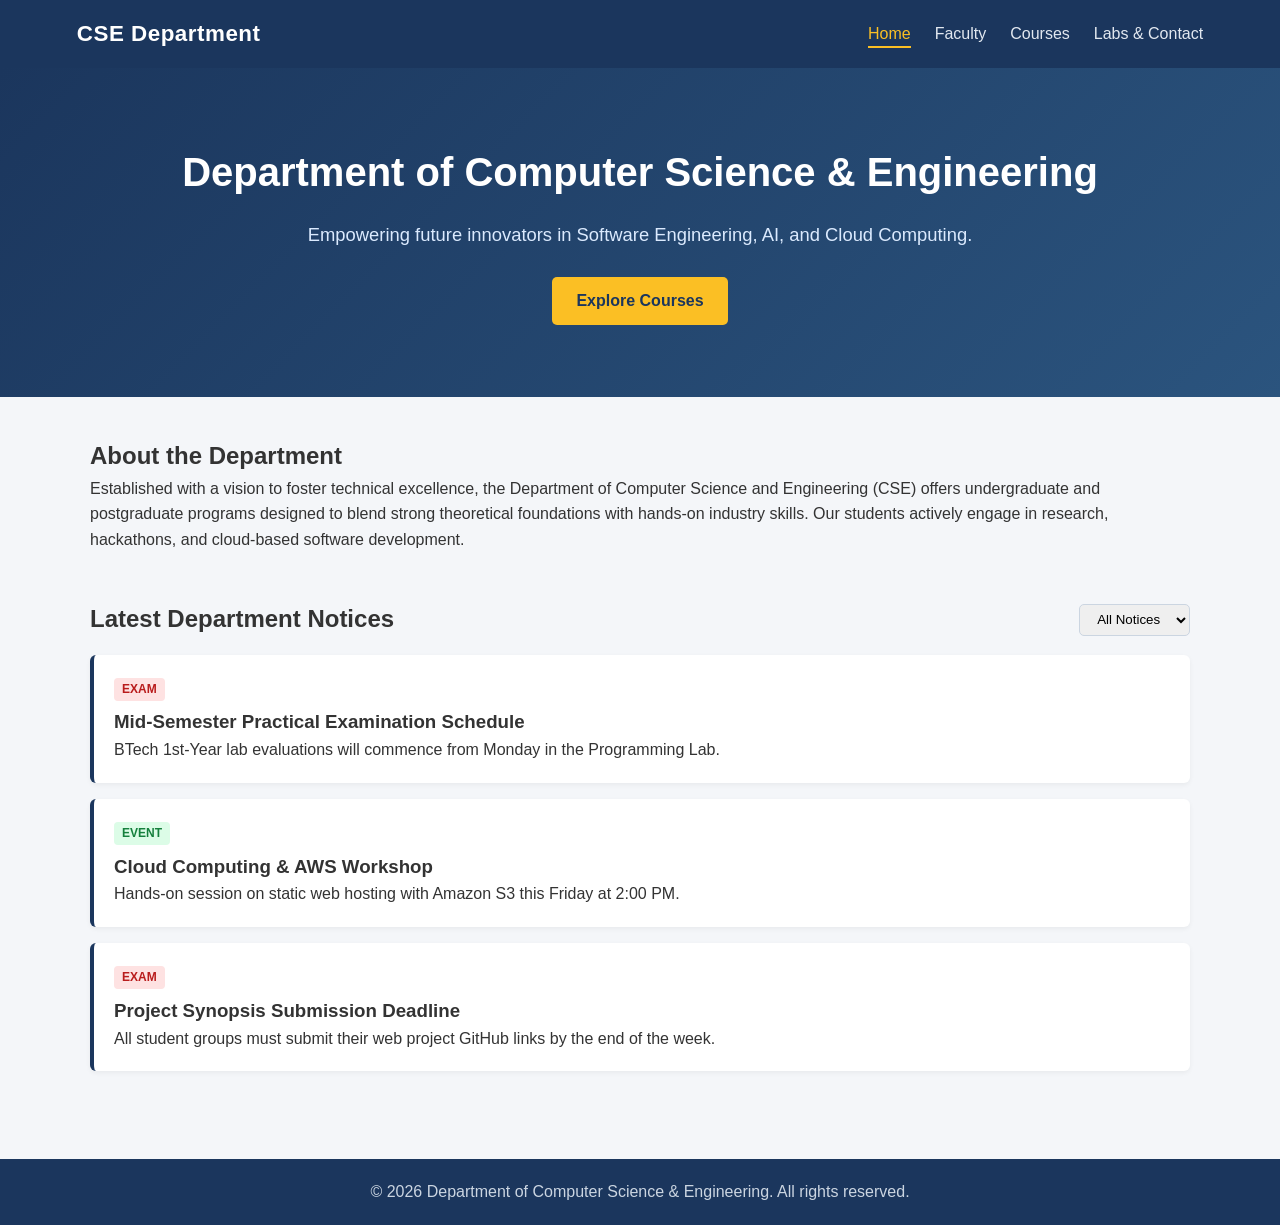
<file: index.html>
<!DOCTYPE html>
<html lang="en">
<head>
    <meta charset="UTF-8">
    <meta name="viewport" content="width=device-width, initial-scale=1.0">
    <title>CSE Department ||| Home</title>
    <link rel="stylesheet" href="style.css">
</head>
<body>

    <header>
        <nav class="navbar">
            <div class="logo">CSE Department</div>
           <ul class="nav-links">
    <li><a href="index.html" class="active">Home</a></li>
    <li><a href="#faculty">Faculty</a></li>
    <li><a href="#courses">Courses</a></li>
    <li><a href="#labs">Labs & Contact</a></li>
</ul>
        </nav>
    </header>

    <section class="hero">
        <h1>Department of Computer Science & Engineering</h1>
        <p>Empowering future innovators in Software Engineering, AI, and Cloud Computing.</p>
        <a href="courses.html" class="btn">Explore Courses</a>
    </section>

    <main class="container">
        <!-- Department Introduction -->
        <section class="section">
            <h2>About the Department</h2>
            <p>
                Established with a vision to foster technical excellence, the Department of Computer Science and Engineering (CSE) 
                offers undergraduate and postgraduate programs designed to blend strong theoretical foundations with hands-on industry skills. 
                Our students actively engage in research, hackathons, and cloud-based software development.
            </p>
        </section>

        <!-- Notices Section -->
        <section class="section">
            <div class="notice-header">
                <h2>Latest Department Notices</h2>
                <select id="noticeFilter">
                    <option value="all">All Notices</option>
                    <option value="exam">Exams</option>
                    <option value="event">Events</option>
                </select>
            </div>

            <div class="notice-list" id="noticeList">
                <div class="notice-card" data-category="exam">
                    <span class="badge exam">Exam</span>
                    <h3>Mid-Semester Practical Examination Schedule</h3>
                    <p>BTech 1st-Year lab evaluations will commence from Monday in the Programming Lab.</p>
                </div>

                <div class="notice-card" data-category="event">
                    <span class="badge event">Event</span>
                    <h3>Cloud Computing & AWS Workshop</h3>
                    <p>Hands-on session on static web hosting with Amazon S3 this Friday at 2:00 PM.</p>
                </div>

                <div class="notice-card" data-category="exam">
                    <span class="badge exam">Exam</span>
                    <h3>Project Synopsis Submission Deadline</h3>
                    <p>All student groups must submit their web project GitHub links by the end of the week.</p>
                </div>
            </div>
        </section>
    </main>

    <footer>
        <p>&copy; 2026 Department of Computer Science & Engineering. All rights reserved.</p>
    </footer>

    <script src="script.js"></script>
</body>
</html>
</file>
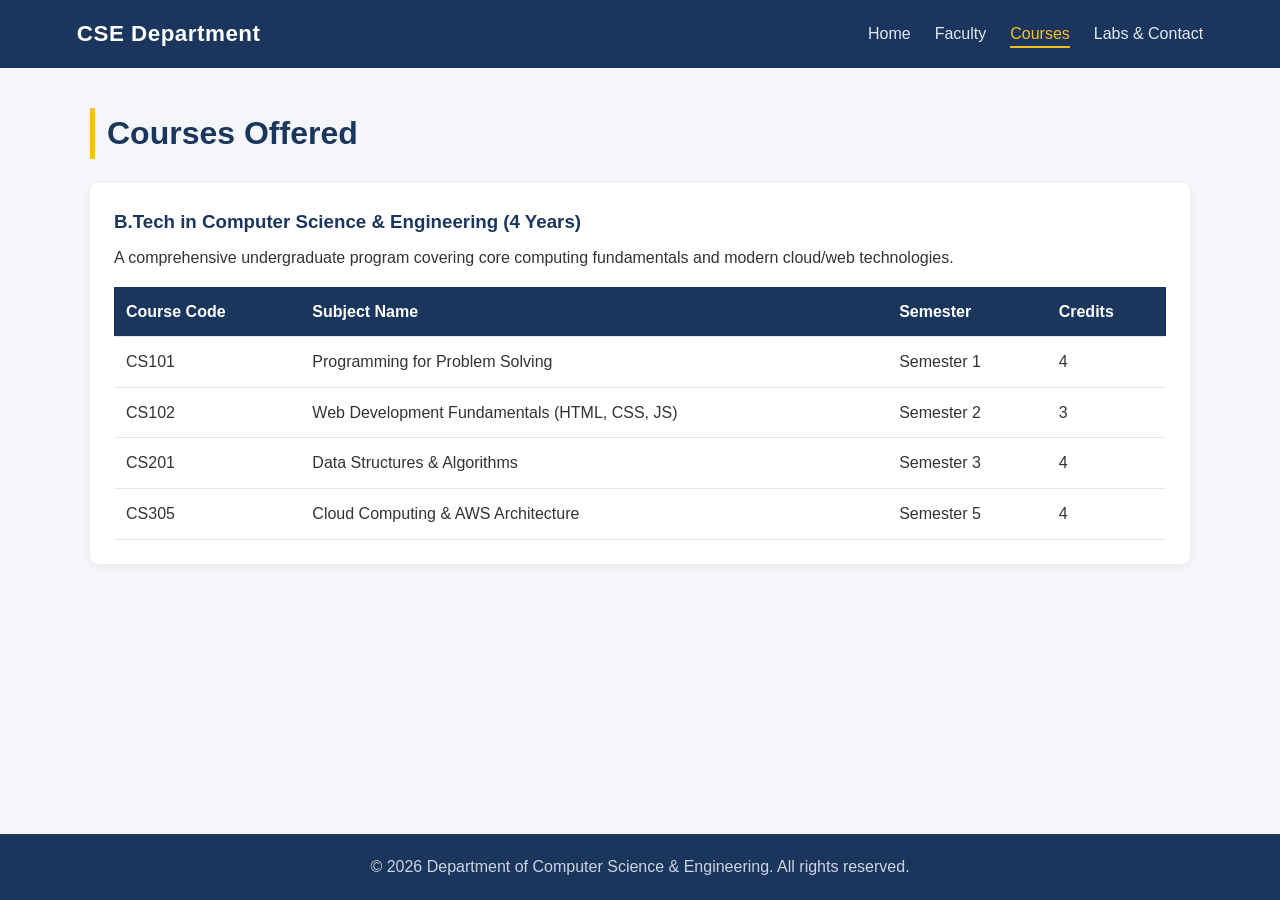
<file: courses.html>
<!DOCTYPE html>
<html lang="en">
<head>
    <meta charset="UTF-8">
    <meta name="viewport" content="width=device-width, initial-scale=1.0">
    <title>CSE Department | Courses</title>
    <link rel="stylesheet" href="style.css">
</head>
<body>

    <header>
        <nav class="navbar">
            <div class="logo">CSE Department</div>
            <ul class="nav-links">
                <li><a href="index.html">Home</a></li>
                <li><a href="faculty.html">Faculty</a></li>
                <li><a href="courses.html" class="active">Courses</a></li>
                <li><a href="labs.html">Labs & Contact</a></li>
            </ul>
        </nav>
    </header>

    <main class="container">
        <h1 class="page-title">Courses Offered</h1>

        <div class="card mb-2">
            <h3>B.Tech in Computer Science & Engineering (4 Years)</h3>
            <p>A comprehensive undergraduate program covering core computing fundamentals and modern cloud/web technologies.</p>
            <table class="course-table">
                <thead>
                    <tr>
                        <th>Course Code</th>
                        <th>Subject Name</th>
                        <th>Semester</th>
                        <th>Credits</th>
                    </tr>
                </thead>
                <tbody>
                    <tr>
                        <td>CS101</td>
                        <td>Programming for Problem Solving</td>
                        <td>Semester 1</td>
                        <td>4</td>
                    </tr>
                    <tr>
                        <td>CS102</td>
                        <td>Web Development Fundamentals (HTML, CSS, JS)</td>
                        <td>Semester 2</td>
                        <td>3</td>
                    </tr>
                    <tr>
                        <td>CS201</td>
                        <td>Data Structures & Algorithms</td>
                        <td>Semester 3</td>
                        <td>4</td>
                    </tr>
                    <tr>
                        <td>CS305</td>
                        <td>Cloud Computing & AWS Architecture</td>
                        <td>Semester 5</td>
                        <td>4</td>
                    </tr>
                </tbody>
            </table>
        </div>
    </main>

    <footer>
        <p>&copy; 2026 Department of Computer Science & Engineering. All rights reserved.</p>
    </footer>

</body>
</html>
</file>
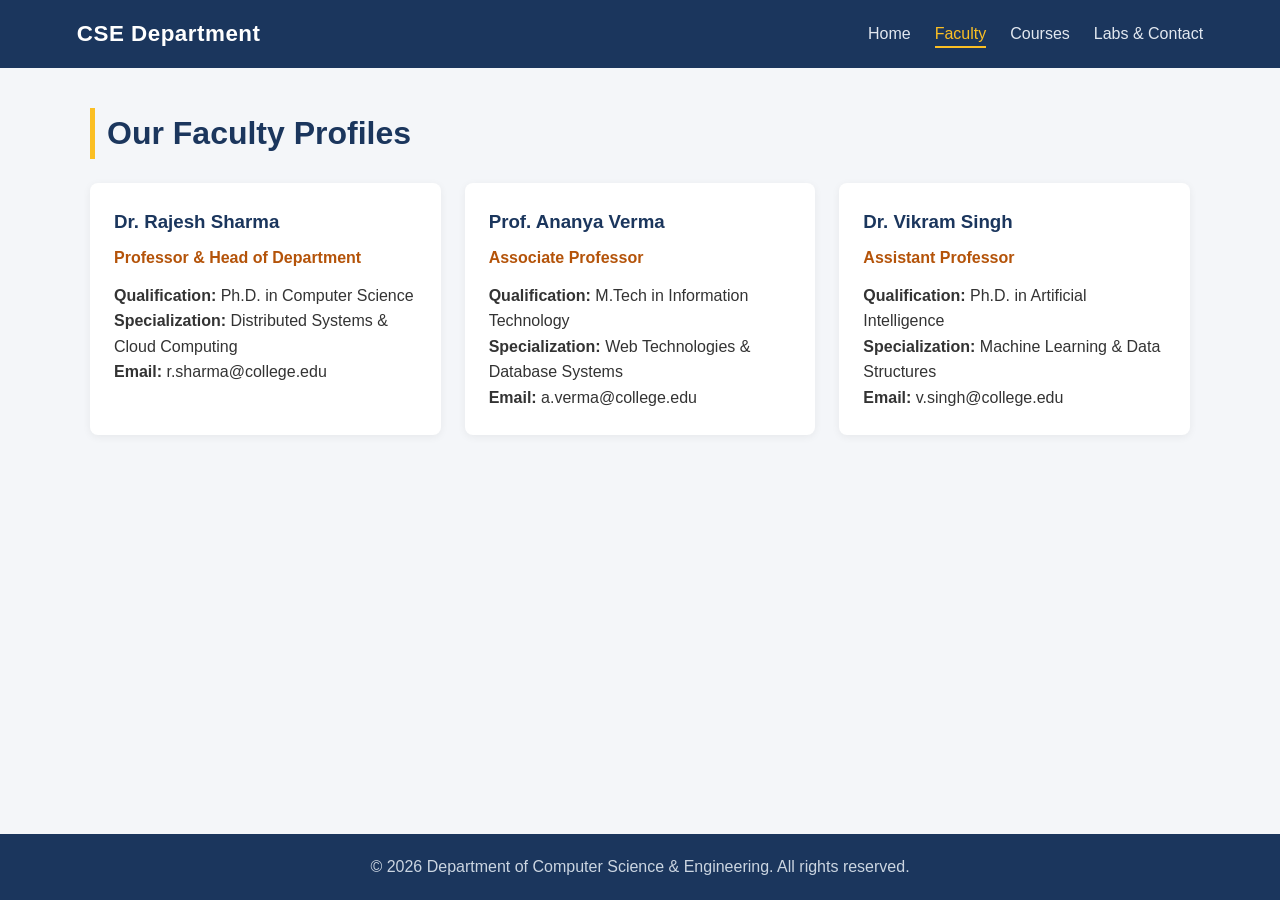
<file: faculty.html>
<!DOCTYPE html>
<html lang="en">
<head>
    <meta charset="UTF-8">
    <meta name="viewport" content="width=device-width, initial-scale=1.0">
    <title>CSE Department | Faculty</title>
    <link rel="stylesheet" href="style.css">
</head>
<body>

    <header>
        <nav class="navbar">
            <div class="logo">CSE Department</div>
            <ul class="nav-links">
                <li><a href="index.html">Home</a></li>
                <li><a href="faculty.html" class="active">Faculty</a></li>
                <li><a href="courses.html">Courses</a></li>
                <li><a href="labs.html">Labs & Contact</a></li>
            </ul>
        </nav>
    </header>

    <main class="container">
        <h1 class="page-title">Our Faculty Profiles</h1>
        <div class="grid-3">
            <div class="card">
                <h3>Dr. Rajesh Sharma</h3>
                <p class="role">Professor & Head of Department</p>
                <p><strong>Qualification:</strong> Ph.D. in Computer Science</p>
                <p><strong>Specialization:</strong> Distributed Systems & Cloud Computing</p>
                <p><strong>Email:</strong> r.sharma@college.edu</p>
            </div>

            <div class="card">
                <h3>Prof. Ananya Verma</h3>
                <p class="role">Associate Professor</p>
                <p><strong>Qualification:</strong> M.Tech in Information Technology</p>
                <p><strong>Specialization:</strong> Web Technologies & Database Systems</p>
                <p><strong>Email:</strong> a.verma@college.edu</p>
            </div>

            <div class="card">
                <h3>Dr. Vikram Singh</h3>
                <p class="role">Assistant Professor</p>
                <p><strong>Qualification:</strong> Ph.D. in Artificial Intelligence</p>
                <p><strong>Specialization:</strong> Machine Learning & Data Structures</p>
                <p><strong>Email:</strong> v.singh@college.edu</p>
            </div>
        </div>
    </main>

    <footer>
        <p>&copy; 2026 Department of Computer Science & Engineering. All rights reserved.</p>
    </footer>

</body>
</html>
</file>
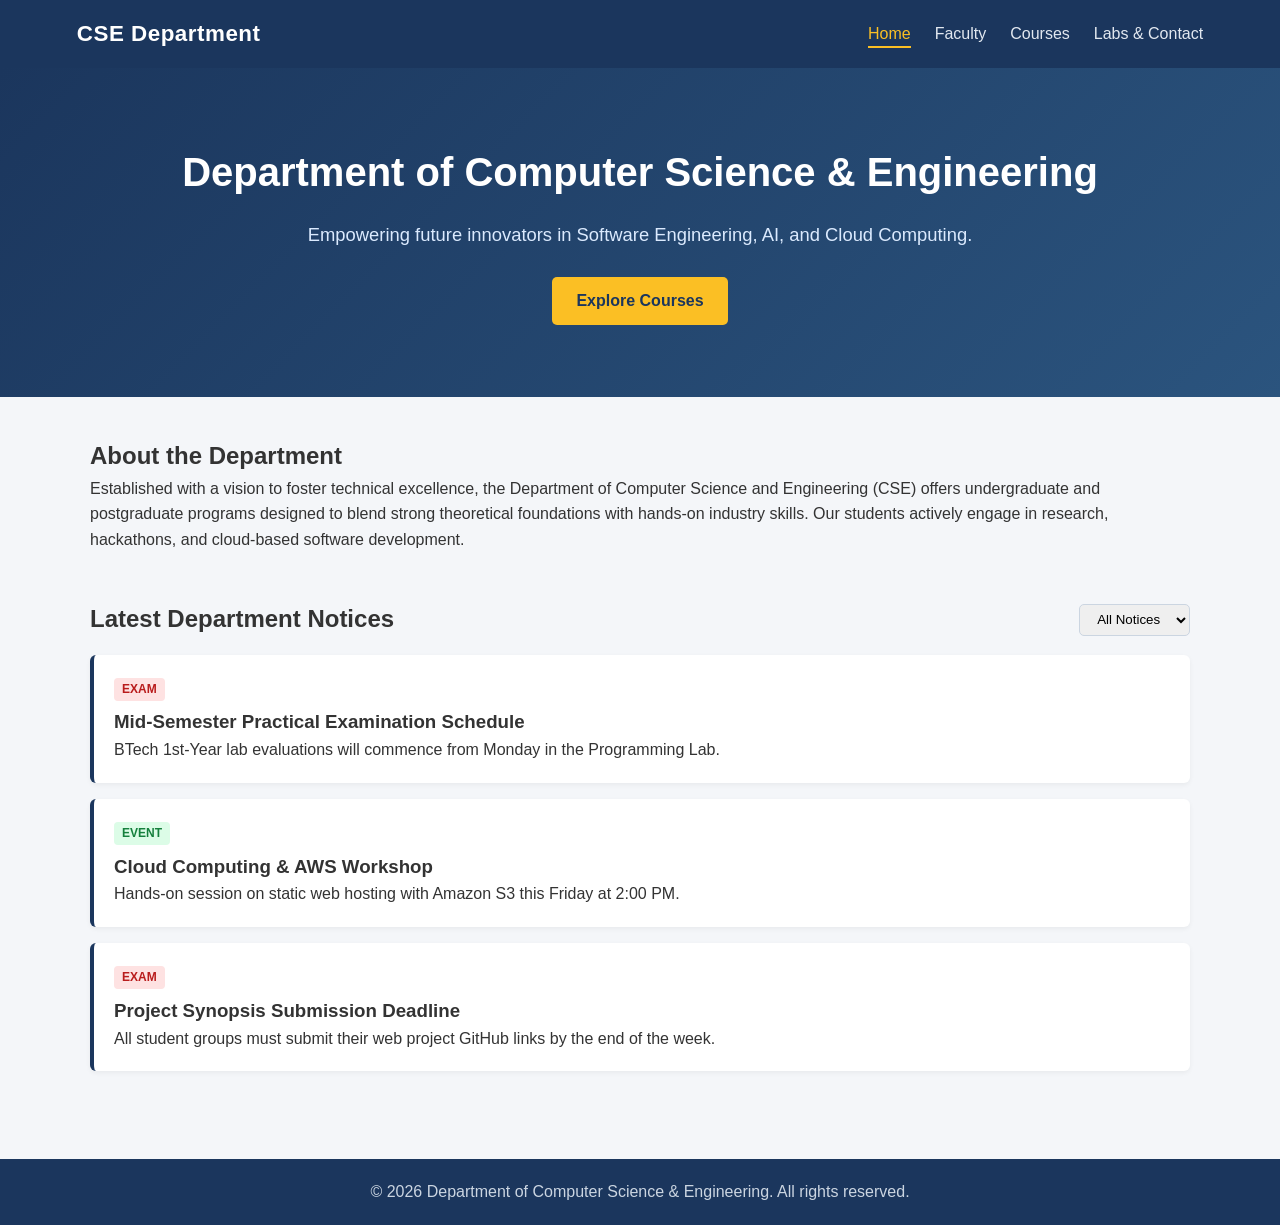
<file: index (1).html>
<!DOCTYPE html>
<html lang="en">
<head>
    <meta charset="UTF-8">
    <meta name="viewport" content="width=device-width, initial-scale=1.0">
    <title>CSE Department ||| Home</title>
    <link rel="stylesheet" href="style (1).css">
</head>
<body>

    <header>
        <nav class="navbar">
            <div class="logo">CSE Department</div>
            <ul class="nav-links">
                <li><a href="index (1).html" class="active">Home</a></li>
                <li><a href="faculty.html">Faculty</a></li>
                <li><a href="courses.html">Courses</a></li>
                <li><a href="labs.html">Labs & Contact</a></li>
            </ul>
        </nav>
    </header>

    <section class="hero">
        <h1>Department of Computer Science & Engineering</h1>
        <p>Empowering future innovators in Software Engineering, AI, and Cloud Computing.</p>
        <a href="courses.html" class="btn">Explore Courses</a>
    </section>

    <main class="container">
        <!-- Department Introduction -->
        <section class="section">
            <h2>About the Department</h2>
            <p>
                Established with a vision to foster technical excellence, the Department of Computer Science and Engineering (CSE) 
                offers undergraduate and postgraduate programs designed to blend strong theoretical foundations with hands-on industry skills. 
                Our students actively engage in research, hackathons, and cloud-based software development.
            </p>
        </section>

        <!-- Notices Section -->
        <section class="section">
            <div class="notice-header">
                <h2>Latest Department Notices</h2>
                <select id="noticeFilter">
                    <option value="all">All Notices</option>
                    <option value="exam">Exams</option>
                    <option value="event">Events</option>
                </select>
            </div>

            <div class="notice-list" id="noticeList">
                <div class="notice-card" data-category="exam">
                    <span class="badge exam">Exam</span>
                    <h3>Mid-Semester Practical Examination Schedule</h3>
                    <p>BTech 1st-Year lab evaluations will commence from Monday in the Programming Lab.</p>
                </div>

                <div class="notice-card" data-category="event">
                    <span class="badge event">Event</span>
                    <h3>Cloud Computing & AWS Workshop</h3>
                    <p>Hands-on session on static web hosting with Amazon S3 this Friday at 2:00 PM.</p>
                </div>

                <div class="notice-card" data-category="exam">
                    <span class="badge exam">Exam</span>
                    <h3>Project Synopsis Submission Deadline</h3>
                    <p>All student groups must submit their web project GitHub links by the end of the week.</p>
                </div>
            </div>
        </section>
    </main>

    <footer>
        <p>&copy; 2026 Department of Computer Science & Engineering. All rights reserved.</p>
    </footer>

    <script src="script (1).js"></script>
</body>
</html>
</file>
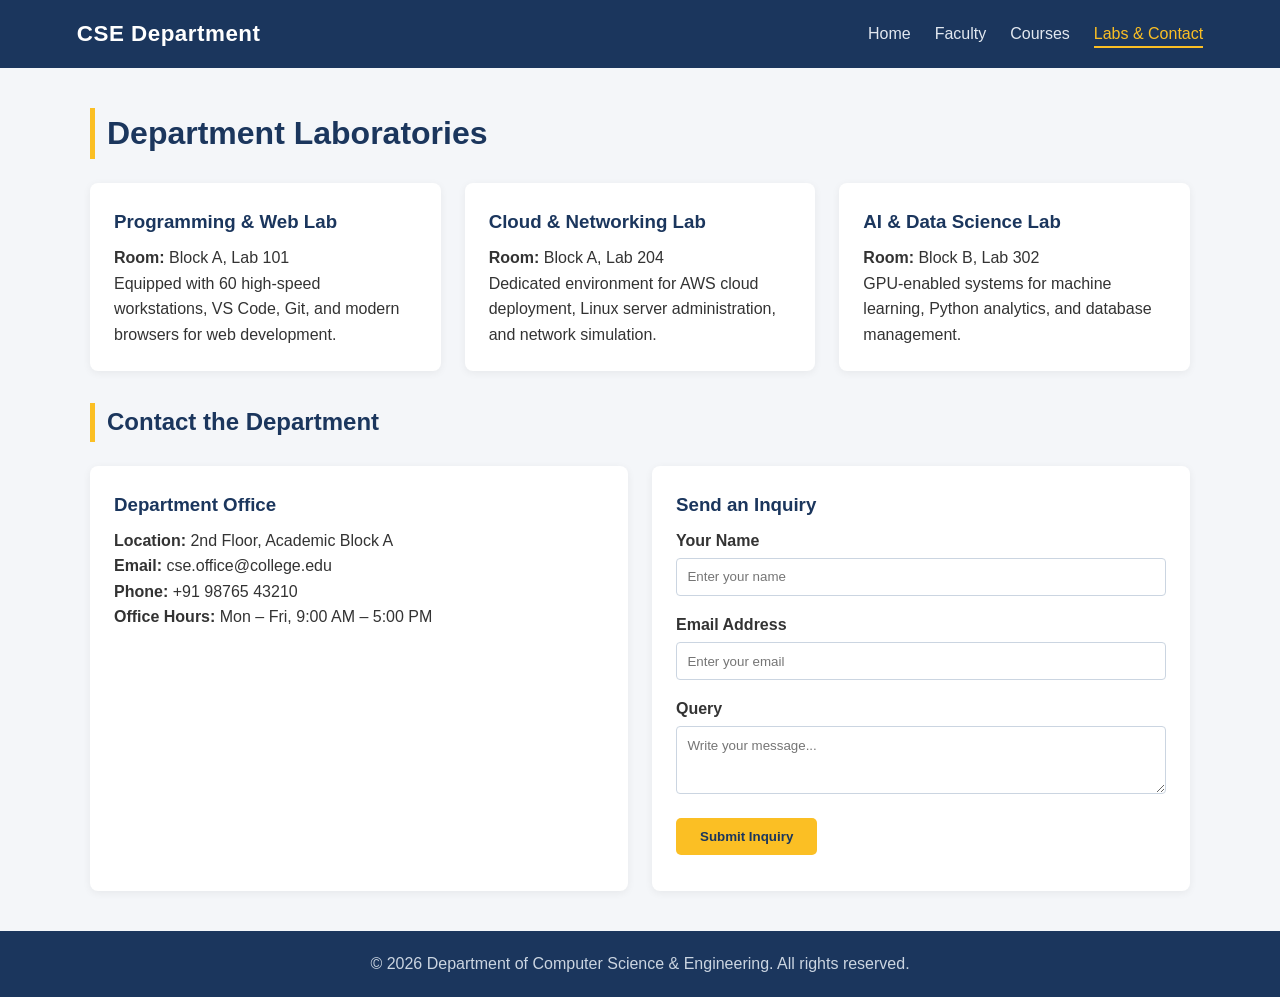
<file: labs.html>
<!DOCTYPE html>
<html lang="en">
<head>
    <meta charset="UTF-8">
    <meta name="viewport" content="width=device-width, initial-scale=1.0">
    <title>CSE Department | Labs & Contact</title>
    <link rel="stylesheet" href="style.css">
</head>
<body>

    <header>
        <nav class="navbar">
            <div class="logo">CSE Department</div>
            <ul class="nav-links">
                <li><a href="index.html">Home</a></li>
                <li><a href="faculty.html">Faculty</a></li>
                <li><a href="courses.html">Courses</a></li>
                <li><a href="labs.html" class="active">Labs & Contact</a></li>
            </ul>
        </nav>
    </header>

    <main class="container">
        <h1 class="page-title">Department Laboratories</h1>
        <div class="grid-3 mb-2">
            <div class="card">
                <h3>Programming & Web Lab</h3>
                <p><strong>Room:</strong> Block A, Lab 101</p>
                <p>Equipped with 60 high-speed workstations, VS Code, Git, and modern browsers for web development.</p>
            </div>

            <div class="card">
                <h3>Cloud & Networking Lab</h3>
                <p><strong>Room:</strong> Block A, Lab 204</p>
                <p>Dedicated environment for AWS cloud deployment, Linux server administration, and network simulation.</p>
            </div>

            <div class="card">
                <h3>AI & Data Science Lab</h3>
                <p><strong>Room:</strong> Block B, Lab 302</p>
                <p>GPU-enabled systems for machine learning, Python analytics, and database management.</p>
            </div>
        </div>

        <h2 class="page-title">Contact the Department</h2>
        <div class="grid-2">
            <div class="card">
                <h3>Department Office</h3>
                <p><strong>Location:</strong> 2nd Floor, Academic Block A</p>
                <p><strong>Email:</strong> cse.office@college.edu</p>
                <p><strong>Phone:</strong> +91 98765 43210</p>
                <p><strong>Office Hours:</strong> Mon – Fri, 9:00 AM – 5:00 PM</p>
            </div>

            <div class="card">
                <h3>Send an Inquiry</h3>
                <form id="deptContactForm" novalidate>
                    <div class="form-group">
                        <label for="studentName">Your Name</label>
                        <input type="text" id="studentName" placeholder="Enter your name">
                    </div>
                    <div class="form-group">
                        <label for="studentEmail">Email Address</label>
                        <input type="email" id="studentEmail" placeholder="Enter your email">
                    </div>
                    <div class="form-group">
                        <label for="queryText">Query</label>
                        <textarea id="queryText" rows="3" placeholder="Write your message..."></textarea>
                    </div>
                    <button type="submit" class="btn">Submit Inquiry</button>
                    <p id="formFeedback" class="feedback-msg"></p>
                </form>
            </div>
        </div>
    </main>

    <footer>
        <p>&copy; 2026 Department of Computer Science & Engineering. All rights reserved.</p>
    </footer>

    <script src="script.js"></script>
</body>
</html>
</file>
<file: style.css>
* {
    margin: 0;
    padding: 0;
    box-sizing: border-box;
    font-family: 'Segoe UI', Tahoma, Geneva, Verdana, sans-serif;
}

body {
    background-color: #f4f6f9;
    color: #333;
    line-height: 1.6;
    display: flex;
    flex-direction: column;
    min-height: 100vh;
}

/* Navigation */
.navbar {
    display: flex;
    justify-content: space-between;
    align-items: center;
    background: #1b365d;
    color: #fff;
    padding: 1rem 6%;
}

.logo {
    font-size: 1.4rem;
    font-weight: bold;
    letter-spacing: 0.5px;
}

.nav-links {
    list-style: none;
    display: flex;
    gap: 1.5rem;
}

.nav-links a {
    color: #e2e8f0;
    text-decoration: none;
    font-weight: 500;
    padding-bottom: 4px;
    transition: color 0.3s;
}

.nav-links a:hover,
.nav-links a.active {
    color: #fbbf24;
    border-bottom: 2px solid #fbbf24;
}

/* Hero Banner */
.hero {
    background: linear-gradient(135deg, #1b365d, #2b547e);
    color: #fff;
    text-align: center;
    padding: 4.5rem 20px;
}

.hero h1 {
    font-size: 2.5rem;
    margin-bottom: 1rem;
}

.hero p {
    font-size: 1.15rem;
    margin-bottom: 1.75rem;
    color: #dbeafe;
}

.btn {
    display: inline-block;
    background: #fbbf24;
    color: #1b365d;
    padding: 0.7rem 1.5rem;
    font-weight: bold;
    text-decoration: none;
    border: none;
    border-radius: 5px;
    cursor: pointer;
}

.btn:hover {
    background: #f59e0b;
}

/* Layout Containers */
.container {
    width: 88%;
    max-width: 1100px;
    margin: 2.5rem auto;
    flex: 1;
}

.section {
    margin-bottom: 3rem;
}

.page-title {
    color: #1b365d;
    margin-bottom: 1.5rem;
    border-left: 5px solid #fbbf24;
    padding-left: 12px;
}

/* Grids & Cards */
.grid-3 {
    display: grid;
    grid-template-columns: repeat(auto-fit, minmax(280px, 1fr));
    gap: 1.5rem;
}

.grid-2 {
    display: grid;
    grid-template-columns: repeat(auto-fit, minmax(320px, 1fr));
    gap: 1.5rem;
}

.card {
    background: #fff;
    padding: 1.5rem;
    border-radius: 8px;
    box-shadow: 0 2px 8px rgba(0, 0, 0, 0.06);
}

.card h3 {
    color: #1b365d;
    margin-bottom: 0.5rem;
}

.role {
    color: #b45309;
    font-weight: 600;
    margin-bottom: 0.75rem;
}

.mb-2 {
    margin-bottom: 2rem;
}

/* Notices */
.notice-header {
    display: flex;
    justify-content: space-between;
    align-items: center;
    margin-bottom: 1rem;
}

.notice-header select {
    padding: 0.4rem 0.8rem;
    border-radius: 5px;
    border: 1px solid #cbd5e1;
}

.notice-list {
    display: flex;
    flex-direction: column;
    gap: 1rem;
}

.notice-card {
    background: #fff;
    padding: 1.25rem;
    border-radius: 6px;
    border-left: 4px solid #1b365d;
    box-shadow: 0 2px 5px rgba(0, 0, 0, 0.05);
}

.badge {
    display: inline-block;
    font-size: 0.75rem;
    font-weight: bold;
    padding: 2px 8px;
    border-radius: 4px;
    margin-bottom: 0.4rem;
    text-transform: uppercase;
}

.badge.exam {
    background: #fee2e2;
    color: #b91c1c;
}

.badge.event {
    background: #dcfce7;
    color: #15803d;
}

/* Course Table */
.course-table {
    width: 100%;
    border-collapse: collapse;
    margin-top: 1rem;
}

.course-table th,
.course-table td {
    padding: 0.75rem;
    text-align: left;
    border-bottom: 1px solid #e2e8f0;
}

.course-table th {
    background: #1b365d;
    color: #fff;
}

/* Contact Form */
.form-group {
    margin-bottom: 1rem;
}

.form-group label {
    display: block;
    font-weight: 600;
    margin-bottom: 0.3rem;
}

.form-group input,
.form-group textarea {
    width: 100%;
    padding: 0.65rem;
    border: 1px solid #cbd5e1;
    border-radius: 4px;
}

.feedback-msg {
    margin-top: 0.75rem;
    font-weight: 600;
}

/* Footer */
footer {
    background: #1b365d;
    color: #cbd5e1;
    text-align: center;
    padding: 1.25rem;
    margin-top: auto;
}

@media (max-width: 650px) {
    .navbar {
        flex-direction: column;
        gap: 0.75rem;
    }
    .hero h1 {
        font-size: 1.8rem;
    }
}
</file>
<file: style (1).css>
* {
    margin: 0;
    padding: 0;
    box-sizing: border-box;
    font-family: 'Segoe UI', Tahoma, Geneva, Verdana, sans-serif;
}

body {
    background-color: #f4f6f9;
    color: #333;
    line-height: 1.6;
    display: flex;
    flex-direction: column;
    min-height: 100vh;
}

/* Navigation */
.navbar {
    display: flex;
    justify-content: space-between;
    align-items: center;
    background: #1b365d;
    color: #fff;
    padding: 1rem 6%;
}

.logo {
    font-size: 1.4rem;
    font-weight: bold;
    letter-spacing: 0.5px;
}

.nav-links {
    list-style: none;
    display: flex;
    gap: 1.5rem;
}

.nav-links a {
    color: #e2e8f0;
    text-decoration: none;
    font-weight: 500;
    padding-bottom: 4px;
    transition: color 0.3s;
}

.nav-links a:hover,
.nav-links a.active {
    color: #fbbf24;
    border-bottom: 2px solid #fbbf24;
}

/* Hero Banner */
.hero {
    background: linear-gradient(135deg, #1b365d, #2b547e);
    color: #fff;
    text-align: center;
    padding: 4.5rem 20px;
}

.hero h1 {
    font-size: 2.5rem;
    margin-bottom: 1rem;
}

.hero p {
    font-size: 1.15rem;
    margin-bottom: 1.75rem;
    color: #dbeafe;
}

.btn {
    display: inline-block;
    background: #fbbf24;
    color: #1b365d;
    padding: 0.7rem 1.5rem;
    font-weight: bold;
    text-decoration: none;
    border: none;
    border-radius: 5px;
    cursor: pointer;
}

.btn:hover {
    background: #f59e0b;
}

/* Layout Containers */
.container {
    width: 88%;
    max-width: 1100px;
    margin: 2.5rem auto;
    flex: 1;
}

.section {
    margin-bottom: 3rem;
}

.page-title {
    color: #1b365d;
    margin-bottom: 1.5rem;
    border-left: 5px solid #fbbf24;
    padding-left: 12px;
}

/* Grids & Cards */
.grid-3 {
    display: grid;
    grid-template-columns: repeat(auto-fit, minmax(280px, 1fr));
    gap: 1.5rem;
}

.grid-2 {
    display: grid;
    grid-template-columns: repeat(auto-fit, minmax(320px, 1fr));
    gap: 1.5rem;
}

.card {
    background: #fff;
    padding: 1.5rem;
    border-radius: 8px;
    box-shadow: 0 2px 8px rgba(0, 0, 0, 0.06);
}

.card h3 {
    color: #1b365d;
    margin-bottom: 0.5rem;
}

.role {
    color: #b45309;
    font-weight: 600;
    margin-bottom: 0.75rem;
}

.mb-2 {
    margin-bottom: 2rem;
}

/* Notices */
.notice-header {
    display: flex;
    justify-content: space-between;
    align-items: center;
    margin-bottom: 1rem;
}

.notice-header select {
    padding: 0.4rem 0.8rem;
    border-radius: 5px;
    border: 1px solid #cbd5e1;
}

.notice-list {
    display: flex;
    flex-direction: column;
    gap: 1rem;
}

.notice-card {
    background: #fff;
    padding: 1.25rem;
    border-radius: 6px;
    border-left: 4px solid #1b365d;
    box-shadow: 0 2px 5px rgba(0, 0, 0, 0.05);
}

.badge {
    display: inline-block;
    font-size: 0.75rem;
    font-weight: bold;
    padding: 2px 8px;
    border-radius: 4px;
    margin-bottom: 0.4rem;
    text-transform: uppercase;
}

.badge.exam {
    background: #fee2e2;
    color: #b91c1c;
}

.badge.event {
    background: #dcfce7;
    color: #15803d;
}

/* Course Table */
.course-table {
    width: 100%;
    border-collapse: collapse;
    margin-top: 1rem;
}

.course-table th,
.course-table td {
    padding: 0.75rem;
    text-align: left;
    border-bottom: 1px solid #e2e8f0;
}

.course-table th {
    background: #1b365d;
    color: #fff;
}

/* Contact Form */
.form-group {
    margin-bottom: 1rem;
}

.form-group label {
    display: block;
    font-weight: 600;
    margin-bottom: 0.3rem;
}

.form-group input,
.form-group textarea {
    width: 100%;
    padding: 0.65rem;
    border: 1px solid #cbd5e1;
    border-radius: 4px;
}

.feedback-msg {
    margin-top: 0.75rem;
    font-weight: 600;
}

/* Footer */
footer {
    background: #1b365d;
    color: #cbd5e1;
    text-align: center;
    padding: 1.25rem;
    margin-top: auto;
}

@media (max-width: 650px) {
    .navbar {
        flex-direction: column;
        gap: 0.75rem;
    }
    .hero h1 {
        font-size: 1.8rem;
    }
}
</file>
